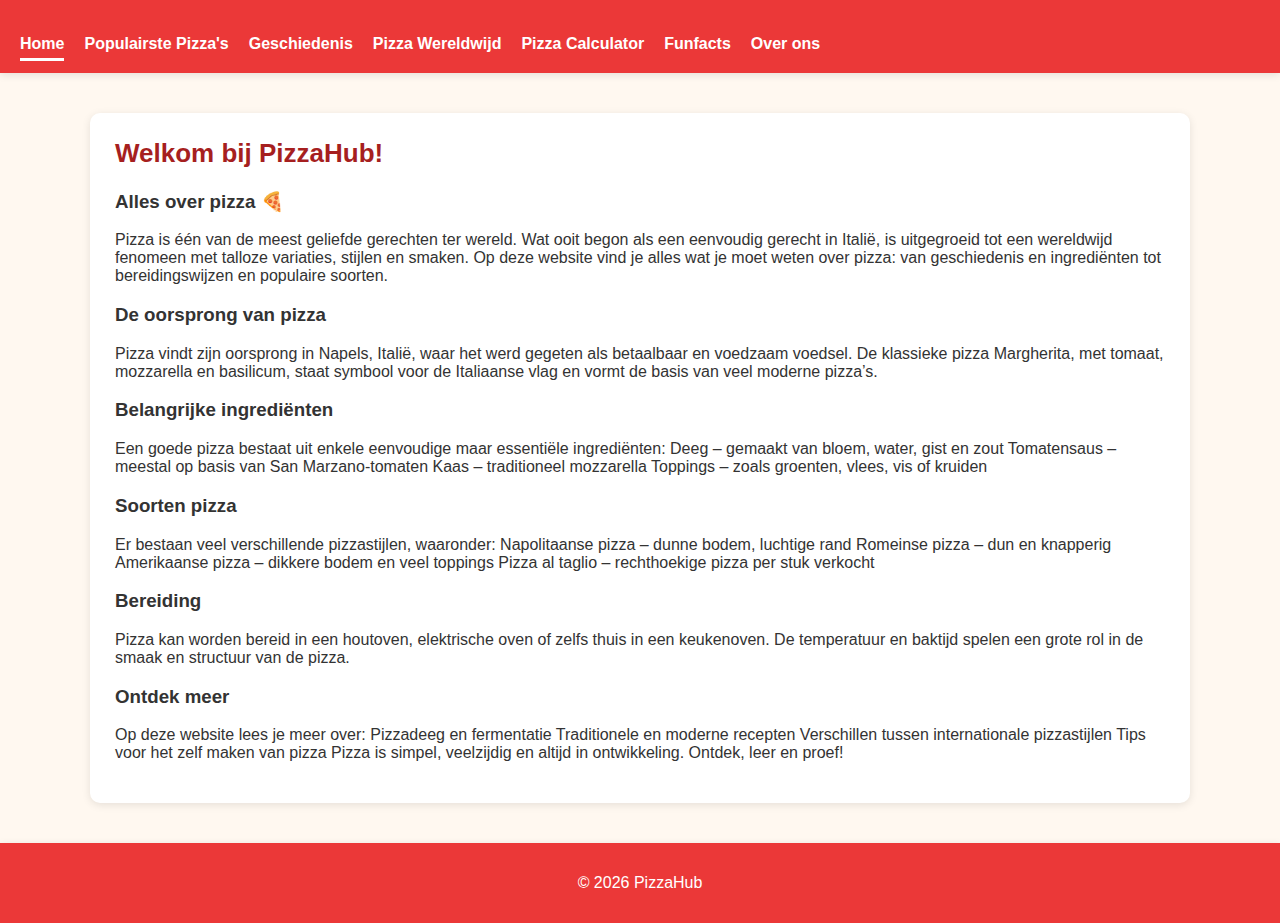
<file: index.html>
<!DOCTYPE html>
<html lang="nl">
<head>
    <meta charset="UTF-8">
    <meta name="viewport" content="width=device-width, initial-scale=1.0">
    <title>PizzaHub</title>
    <link rel="stylesheet" href="css/style.css">
</head>

<body>

<header>
    <div class="menu-container">
        <h1 id="page-title"></h1>
        <div class="hamburger" id="hamburger">☰</div>
    </div>
    <div id="menu"></div>
</header>

<main>
    <section>
        <h2>Welkom bij PizzaHub!</h2>
        <p><h3>Alles over pizza 🍕</h3>

        Pizza is één van de meest geliefde gerechten ter wereld. Wat ooit begon als een eenvoudig gerecht in Italië,
         is uitgegroeid tot een wereldwijd fenomeen met talloze variaties, 
        stijlen en smaken. Op deze website vind je alles wat je moet weten over pizza: van geschiedenis en ingrediënten tot bereidingswijzen en populaire soorten.
        <h3>De oorsprong van pizza</h3>
        Pizza vindt zijn oorsprong in Napels, Italië, waar het werd gegeten als betaalbaar en voedzaam voedsel. De klassieke pizza Margherita, met tomaat, mozzarella en basilicum,
        staat symbool voor de Italiaanse vlag en vormt de basis van veel moderne pizza’s.

        <h3>Belangrijke ingrediënten</h3>

        Een goede pizza bestaat uit enkele eenvoudige maar essentiële ingrediënten:

        Deeg – gemaakt van bloem, water, gist en zout

        Tomatensaus – meestal op basis van San Marzano-tomaten

        Kaas – traditioneel mozzarella

        Toppings – zoals groenten, vlees, vis of kruiden

        <h3>Soorten pizza</h3>

        Er bestaan veel verschillende pizzastijlen, waaronder:

        Napolitaanse pizza – dunne bodem, luchtige rand

        Romeinse pizza – dun en knapperig

        Amerikaanse pizza – dikkere bodem en veel toppings

        Pizza al taglio – rechthoekige pizza per stuk verkocht

        <h3>Bereiding</h3>

        Pizza kan worden bereid in een houtoven, elektrische oven of zelfs thuis in een keukenoven. De temperatuur en baktijd spelen een grote rol in de smaak en structuur van de pizza.

        <h3>Ontdek meer</h3>

        Op deze website lees je meer over:

        Pizzadeeg en fermentatie

        Traditionele en moderne recepten

        Verschillen tussen internationale pizzastijlen

        Tips voor het zelf maken van pizza

        Pizza is simpel, veelzijdig en altijd in ontwikkeling. Ontdek, leer en proef!</p>
    </section>
</main>
<div id="footer"></div>

<script src="js/menu.js"></script>
<script src="js/title.js"></script>
<script src="js/footer.js"></script>

</body>
</html>
</file>
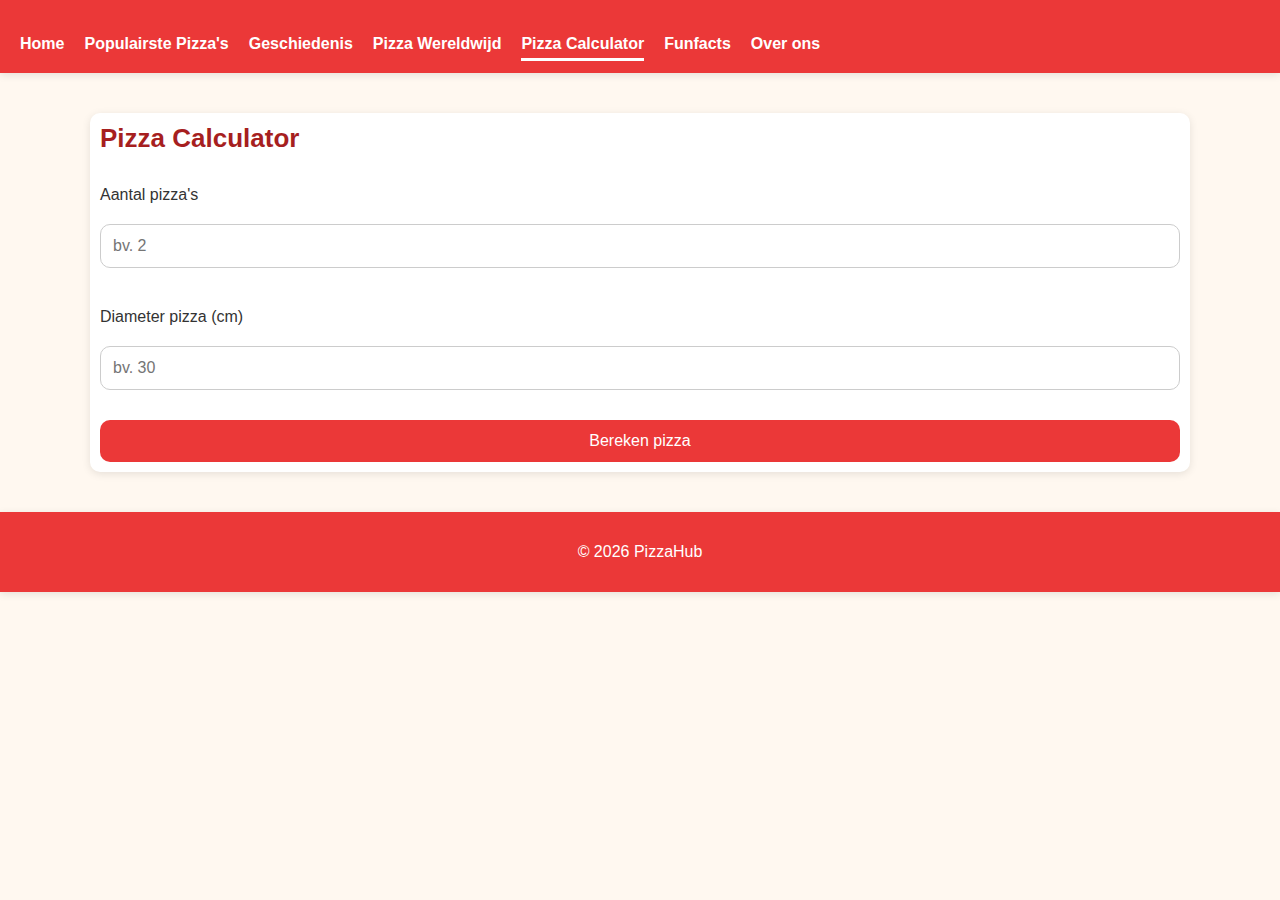
<file: calculator.html>
<!DOCTYPE html>
<html lang="nl">
<head>
    <meta charset="UTF-8">
    <meta name="viewport" content="width=device-width, initial-scale=1.0">
    <title>PizzaHub</title>
    <link rel="stylesheet" href="css/style.css">
</head>

<body>

<header>
    <div class="menu-container">
        <h1 id="page-title"></h1>
        <div class="hamburger" id="hamburger">☰</div>
    </div>
    <div id="menu"></div>
</header>

<main>
<section class="pizza-calculator">

    <h2>Pizza Calculator</h2>

    <div class="calc-form">

        <label for="aantal">Aantal pizza's</label>
        <input type="number" id="aantal" min="1" placeholder="bv. 2">

        <label for="diameter">Diameter pizza (cm)</label>
        <input type="number" id="diameter" min="1" placeholder="bv. 30">

        <button onclick="berekenPizza()">Bereken pizza</button>

    </div>

    <div id="resultaten" class="pizza-resultaten"></div>

    <div id="ingredienten" class="pizza-ingredienten">
        <h3>Ingrediënten voor je pizza</h3>
        <ul>
            <li>🍅 Tomatensaus</li>
            <li>🧀 Mozzarella</li>
            <li>🌿 Oregano</li>
            <li>🫒 Olijfolie</li>
            <li>🍕 Pizzadeeg</li>
        </ul>
    </div>

</section>
</main>

<div id="footer"></div>

<script src="js/menu.js"></script>
<script src="js/title.js"></script>
<script src="js/footer.js"></script>
<script src="js/calculator.js"></script>

</body>
</html>
</file>
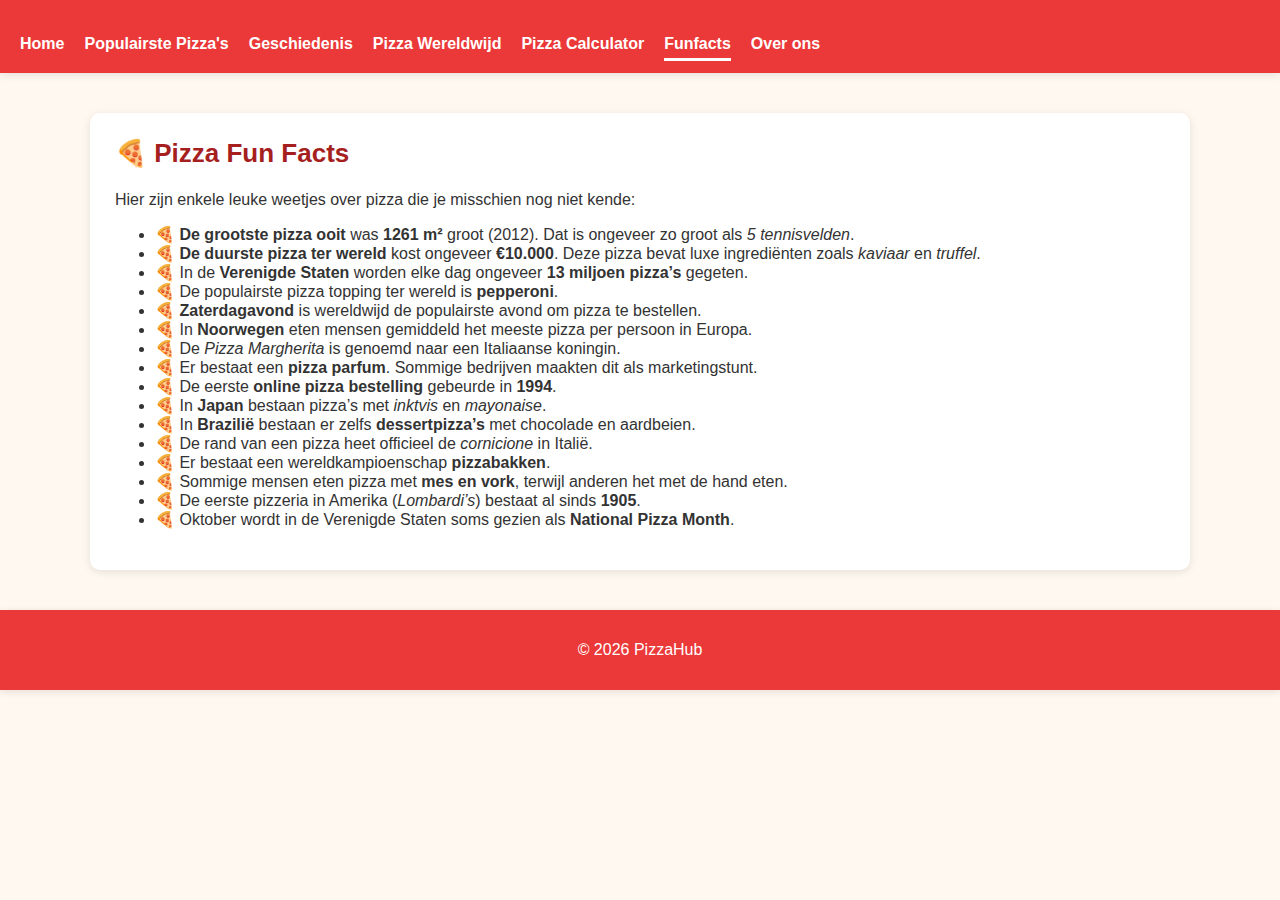
<file: funfacts.html>
<!DOCTYPE html>
<html lang="nl">
<head>
    <meta charset="UTF-8">
    <meta name="viewport" content="width=device-width, initial-scale=1.0">
    <title>PizzaHub</title>
    <link rel="stylesheet" href="css/style.css">
</head>

<body>

<header>
    <div class="menu-container">
        <h1 id="page-title"></h1>
        <div class="hamburger" id="hamburger">☰</div>
    </div>
    <div id="menu"></div>
</header>

<main>
<section>
    <h2>🍕 Pizza Fun Facts</h2>

<p>Hier zijn enkele leuke weetjes over pizza die je misschien nog niet kende:</p>

<ul>

<li>
🍕 <strong>De grootste pizza ooit</strong> was <strong>1261 m²</strong> groot (2012).
Dat is ongeveer zo groot als <em>5 tennisvelden</em>.
</li>

<li>
🍕 <strong>De duurste pizza ter wereld</strong> kost ongeveer <strong>€10.000</strong>.
Deze pizza bevat luxe ingrediënten zoals <em>kaviaar</em> en <em>truffel</em>.
</li>

<li>
🍕 In de <strong>Verenigde Staten</strong> worden elke dag ongeveer 
<strong>13 miljoen pizza’s</strong> gegeten.
</li>

<li>
🍕 De populairste pizza topping ter wereld is <strong>pepperoni</strong>.
</li>

<li>
🍕 <strong>Zaterdagavond</strong> is wereldwijd de populairste avond om pizza te bestellen.
</li>

<li>
🍕 In <strong>Noorwegen</strong> eten mensen gemiddeld het meeste pizza per persoon in Europa.
</li>

<li>
🍕 De <em>Pizza Margherita</em> is genoemd naar een Italiaanse koningin.
</li>

<li>
🍕 Er bestaat een <strong>pizza parfum</strong>. Sommige bedrijven maakten dit als marketingstunt.
</li>

<li>
🍕 De eerste <strong>online pizza bestelling</strong> gebeurde in <strong>1994</strong>.
</li>

<li>
🍕 In <strong>Japan</strong> bestaan pizza’s met <em>inktvis</em> en <em>mayonaise</em>.
</li>

<li>
🍕 In <strong>Brazilië</strong> bestaan er zelfs <strong>dessertpizza’s</strong> met chocolade en aardbeien.
</li>

<li>
🍕 De rand van een pizza heet officieel de <em>cornicione</em> in Italië.
</li>

<li>
🍕 Er bestaat een wereldkampioenschap <strong>pizzabakken</strong>.
</li>

<li>
🍕 Sommige mensen eten pizza met <strong>mes en vork</strong>, terwijl anderen het met de hand eten.
</li>

<li>
🍕 De eerste pizzeria in Amerika (<em>Lombardi’s</em>) bestaat al sinds <strong>1905</strong>.
</li>

<li>
🍕 Oktober wordt in de Verenigde Staten soms gezien als <strong>National Pizza Month</strong>.
</li>

</ul>
</section>
</main>

<div id="footer"></div>

<script src="js/menu.js"></script>
<script src="js/title.js"></script>
<script src="js/footer.js"></script>

</body>
</html>
</file>
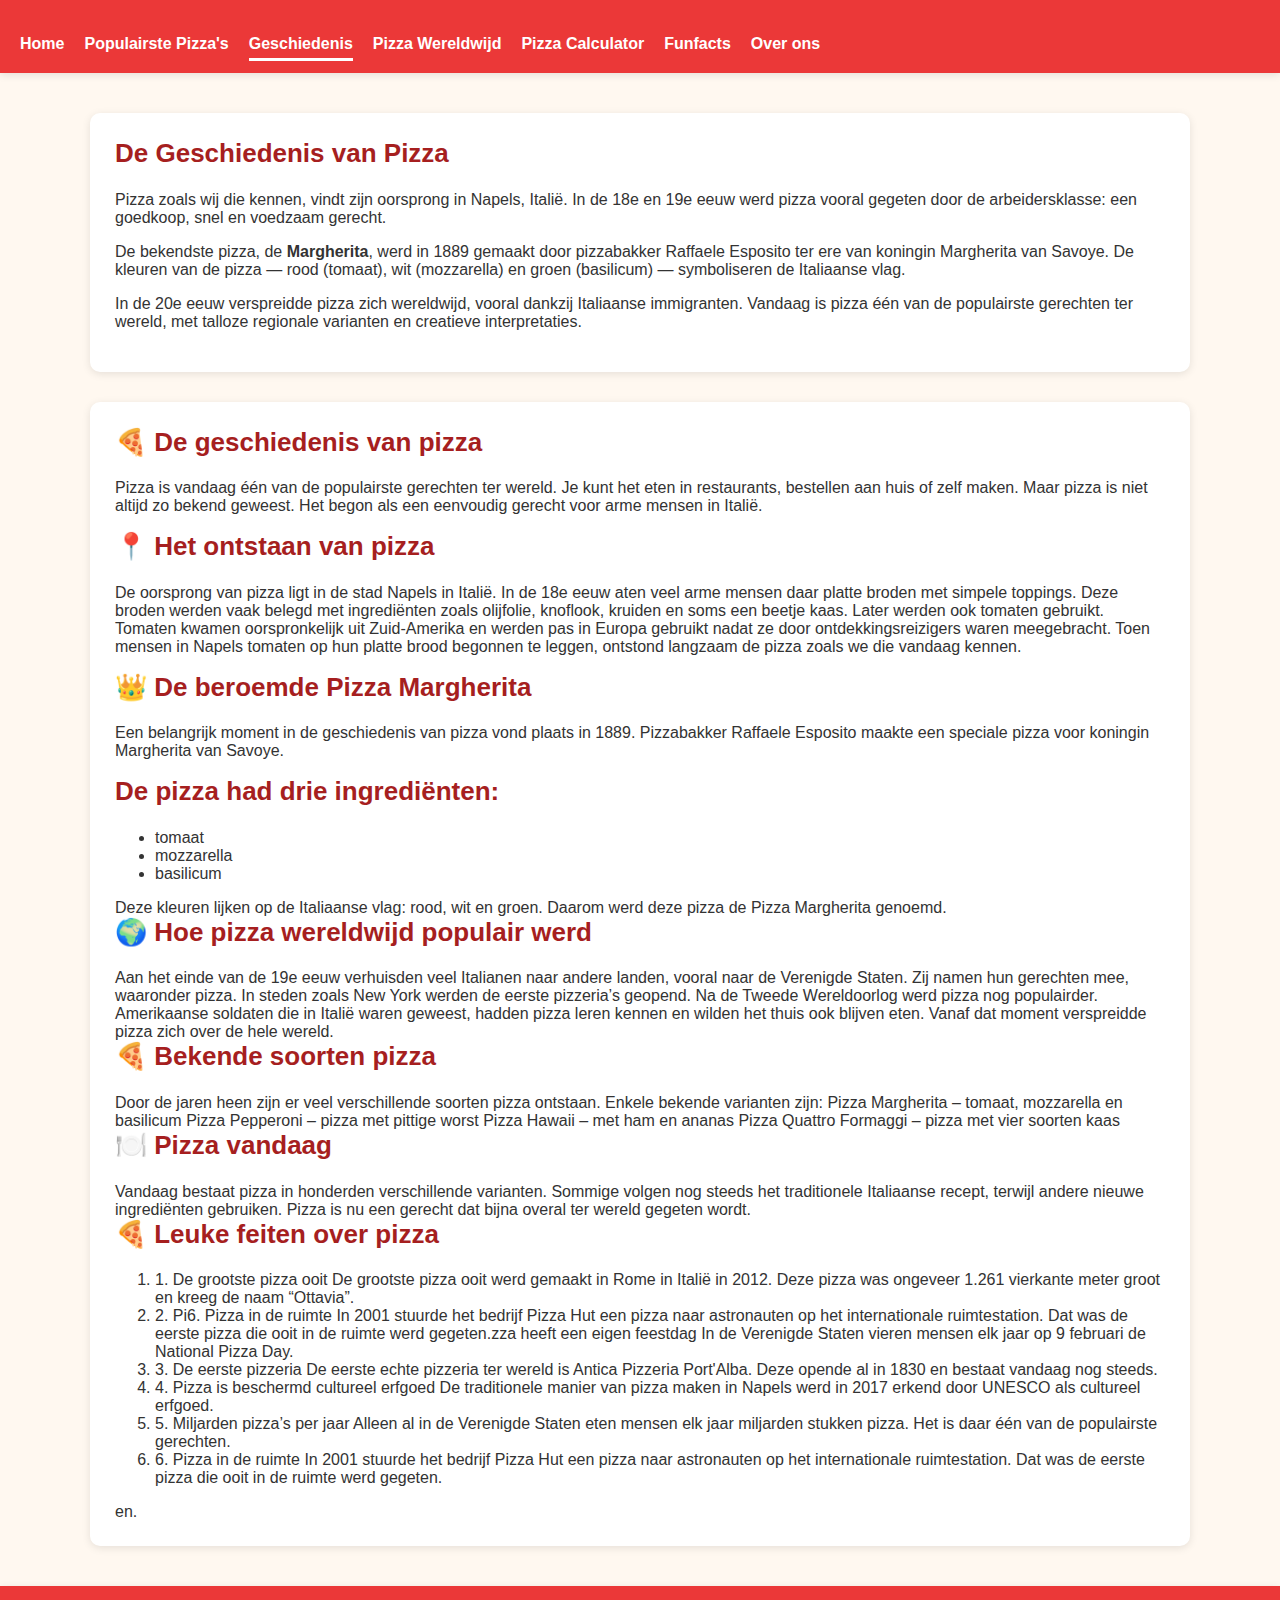
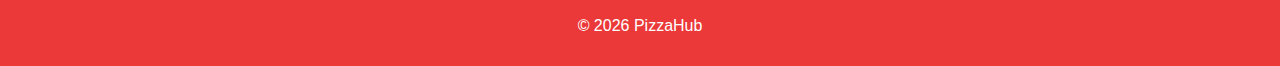
<file: geschiedenis.html>
<!DOCTYPE html>
<html lang="nl">
<head>
    <meta charset="UTF-8">
    <meta name="viewport" content="width=device-width, initial-scale=1.0">
    <title>PizzaHub</title>
    <link rel="stylesheet" href="css/style.css">
</head>

<body>

<header>
    <div class="menu-container">
        <h1 id="page-title"></h1>
        <div class="hamburger" id="hamburger">☰</div>
    </div>
    <div id="menu"></div>
</header>

<main>
    <section>
        <h2>De Geschiedenis van Pizza</h2>

        <p>Pizza zoals wij die kennen, vindt zijn oorsprong in Napels, Italië. In de 18e en 19e eeuw werd pizza vooral gegeten door de arbeidersklasse: een goedkoop, snel en voedzaam gerecht.</p>

        <p>De bekendste pizza, de <strong>Margherita</strong>, werd in 1889 gemaakt door pizzabakker Raffaele Esposito ter ere van koningin Margherita van Savoye. De kleuren van de pizza — rood (tomaat), wit (mozzarella) en groen (basilicum) — symboliseren de Italiaanse vlag.</p>

        <p>In de 20e eeuw verspreidde pizza zich wereldwijd, vooral dankzij Italiaanse immigranten. Vandaag is pizza één van de populairste gerechten ter wereld, met talloze regionale varianten en creatieve interpretaties.</p>
    </section>
    <section>
        <h2>🍕 De geschiedenis van pizza</h2>


        <p>Pizza is vandaag één van de populairste gerechten ter wereld. Je kunt het eten in restaurants, 
        bestellen aan huis of zelf maken. Maar pizza is niet altijd zo bekend geweest. Het begon als een eenvoudig gerecht 
        voor arme mensen in Italië.</p>

<h2>📍 Het ontstaan van pizza</h2>

<p>De oorsprong van pizza ligt in de stad Napels in Italië.
 In de 18e eeuw aten veel arme mensen daar platte broden met simpele toppings. 
 Deze broden werden vaak belegd met ingrediënten zoals olijfolie, knoflook, kruiden en soms een beetje kaas.
Later werden ook tomaten gebruikt. 
Tomaten kwamen oorspronkelijk uit Zuid-Amerika en werden pas in Europa gebruikt nadat ze door ontdekkingsreizigers waren
 meegebracht. Toen mensen in Napels tomaten op hun platte brood begonnen te leggen, ontstond langzaam de pizza zoals we 
 die vandaag kennen.</p>

<h2>👑 De beroemde Pizza Margherita</h2>

<p>Een belangrijk moment in de geschiedenis van pizza vond plaats in 1889.
 Pizzabakker Raffaele Esposito maakte een speciale pizza voor koningin Margherita van Savoye.</p>

<h2>De pizza had drie ingrediënten:</h2>

<ul>
    <li>tomaat</li>
    <li>mozzarella</li>
    <li>basilicum</li>
</ul>
Deze kleuren lijken op de Italiaanse vlag: rood, wit en groen. Daarom werd deze pizza de Pizza Margherita genoemd.

<h2>🌍 Hoe pizza wereldwijd populair werd</h2>

Aan het einde van de 19e eeuw verhuisden veel Italianen naar andere landen, vooral naar de Verenigde Staten. Zij namen hun gerechten mee, waaronder pizza.

In steden zoals New York werden de eerste pizzeria’s geopend. Na de Tweede Wereldoorlog werd pizza nog populairder. Amerikaanse soldaten die in Italië waren geweest, hadden pizza leren kennen en wilden het thuis ook blijven eten. Vanaf dat moment verspreidde pizza zich over de hele wereld.

<h2>🍕 Bekende soorten pizza</h2>

Door de jaren heen zijn er veel verschillende soorten pizza ontstaan. Enkele bekende varianten zijn:

Pizza Margherita – tomaat, mozzarella en basilicum

Pizza Pepperoni – pizza met pittige worst

Pizza Hawaii – met ham en ananas

Pizza Quattro Formaggi – pizza met vier soorten kaas

<h2>🍽️ Pizza vandaag</h2>

Vandaag bestaat pizza in honderden verschillende varianten.
 Sommige volgen nog steeds het traditionele Italiaanse recept, terwijl andere nieuwe ingrediënten gebruiken.
  Pizza is nu een gerecht dat bijna overal ter wereld gegeten wordt.

<h2>🍕 Leuke feiten over pizza</h2>
<ol>
    <li>1. De grootste pizza ooit
    De grootste pizza ooit werd gemaakt in Rome in Italië in 2012.
    Deze pizza was ongeveer 1.261 vierkante meter groot en kreeg de naam “Ottavia”.</li>

    <li>2. Pi6. Pizza in de ruimte
    In 2001 stuurde het bedrijf Pizza Hut een pizza naar astronauten op het internationale ruimtestation.
    Dat was de eerste pizza die ooit in de ruimte werd gegeten.zza heeft een eigen feestdag
    In de Verenigde Staten vieren mensen elk jaar op 9 februari de National Pizza Day.
    </li>

    <li>3. De eerste pizzeria
    De eerste echte pizzeria ter wereld is Antica Pizzeria Port'Alba. Deze opende al in 1830 en bestaat vandaag nog steeds.</li>

    <li>4. Pizza is beschermd cultureel erfgoed
    De traditionele manier van pizza maken in Napels werd in 2017 erkend door UNESCO als cultureel erfgoed.</li>

    <li>5. Miljarden pizza’s per jaar
    Alleen al in de Verenigde Staten eten mensen elk jaar miljarden stukken pizza. 
    Het is daar één van de populairste gerechten.</li>

        <li>6. Pizza in de ruimte
        In 2001 stuurde het bedrijf Pizza Hut een pizza naar astronauten op het internationale ruimtestation.
        Dat was de eerste pizza die ooit in de ruimte werd gegeten.</li>
</ol>







en.


    </section>

</main>

<div id="footer"></div>

<script src="js/menu.js"></script>
<script src="js/title.js"></script>
<script src="js/footer.js"></script>

</body>
</html>
</file>
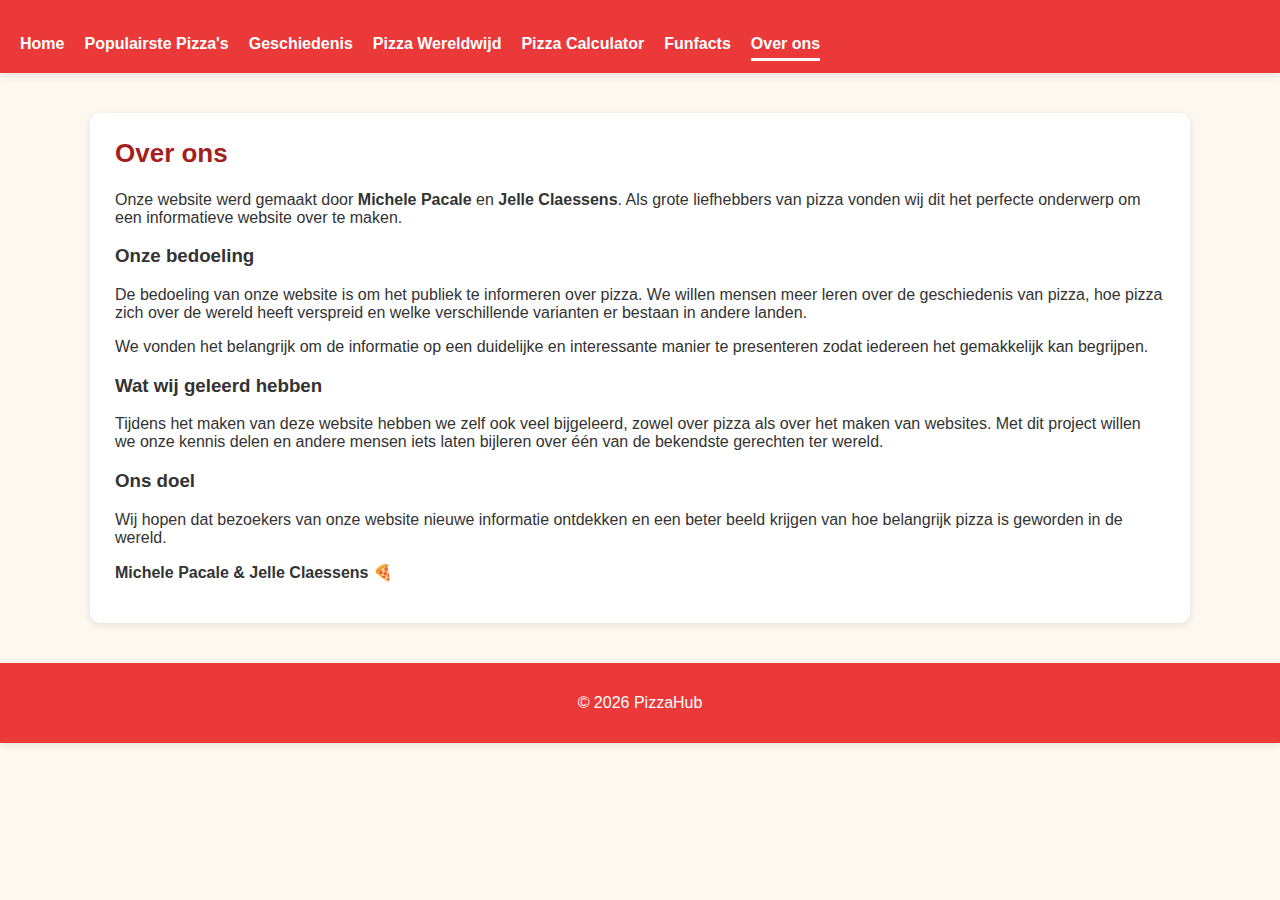
<file: overons.html>
<!DOCTYPE html>
<html lang="nl">
<head>
    <meta charset="UTF-8">
    <meta name="viewport" content="width=device-width, initial-scale=1.0">
    <title>PizzaHub</title>
    <link rel="stylesheet" href="css/style.css">
    <link rel="icon"type="image/x-icon" href="img/pictogram.png">
</head>

<body>

<header>
    <div class="menu-container">
        <div class="hamburger" id="hamburger">☰</div>
    </div>
    <div id="menu"></div>
</header>

<main>
<section class="over-ons">

    <h2>Over ons</h2>

    <p>
        Onze website werd gemaakt door <strong>Michele Pacale</strong> en 
        <strong>Jelle Claessens</strong>. Als grote liefhebbers van pizza vonden wij 
        dit het perfecte onderwerp om een informatieve website over te maken.
    </p>

    <h3>Onze bedoeling</h3>

    <p>
        De bedoeling van onze website is om het publiek te informeren over pizza. 
        We willen mensen meer leren over de geschiedenis van pizza, hoe pizza zich 
        over de wereld heeft verspreid en welke verschillende varianten er bestaan 
        in andere landen.
    </p>

    <p>
        We vonden het belangrijk om de informatie op een duidelijke en interessante 
        manier te presenteren zodat iedereen het gemakkelijk kan begrijpen.
    </p>

    <h3>Wat wij geleerd hebben</h3>

    <p>
        Tijdens het maken van deze website hebben we zelf ook veel bijgeleerd, 
        zowel over pizza als over het maken van websites. Met dit project willen 
        we onze kennis delen en andere mensen iets laten bijleren over één van de 
        bekendste gerechten ter wereld.
    </p>

    <h3>Ons doel</h3>

    <p>
        Wij hopen dat bezoekers van onze website nieuwe informatie ontdekken en 
        een beter beeld krijgen van hoe belangrijk pizza is geworden in de wereld.
    </p>

    <p>
        <strong>Michele Pacale & Jelle Claessens</strong> 🍕
    </p>

</section>
</main>

<div id="footer"></div>

<script src="js/menu.js"></script>
<script src="js/title.js"></script>
<script src="js/footer.js"></script>

</body>
</html>
</file>
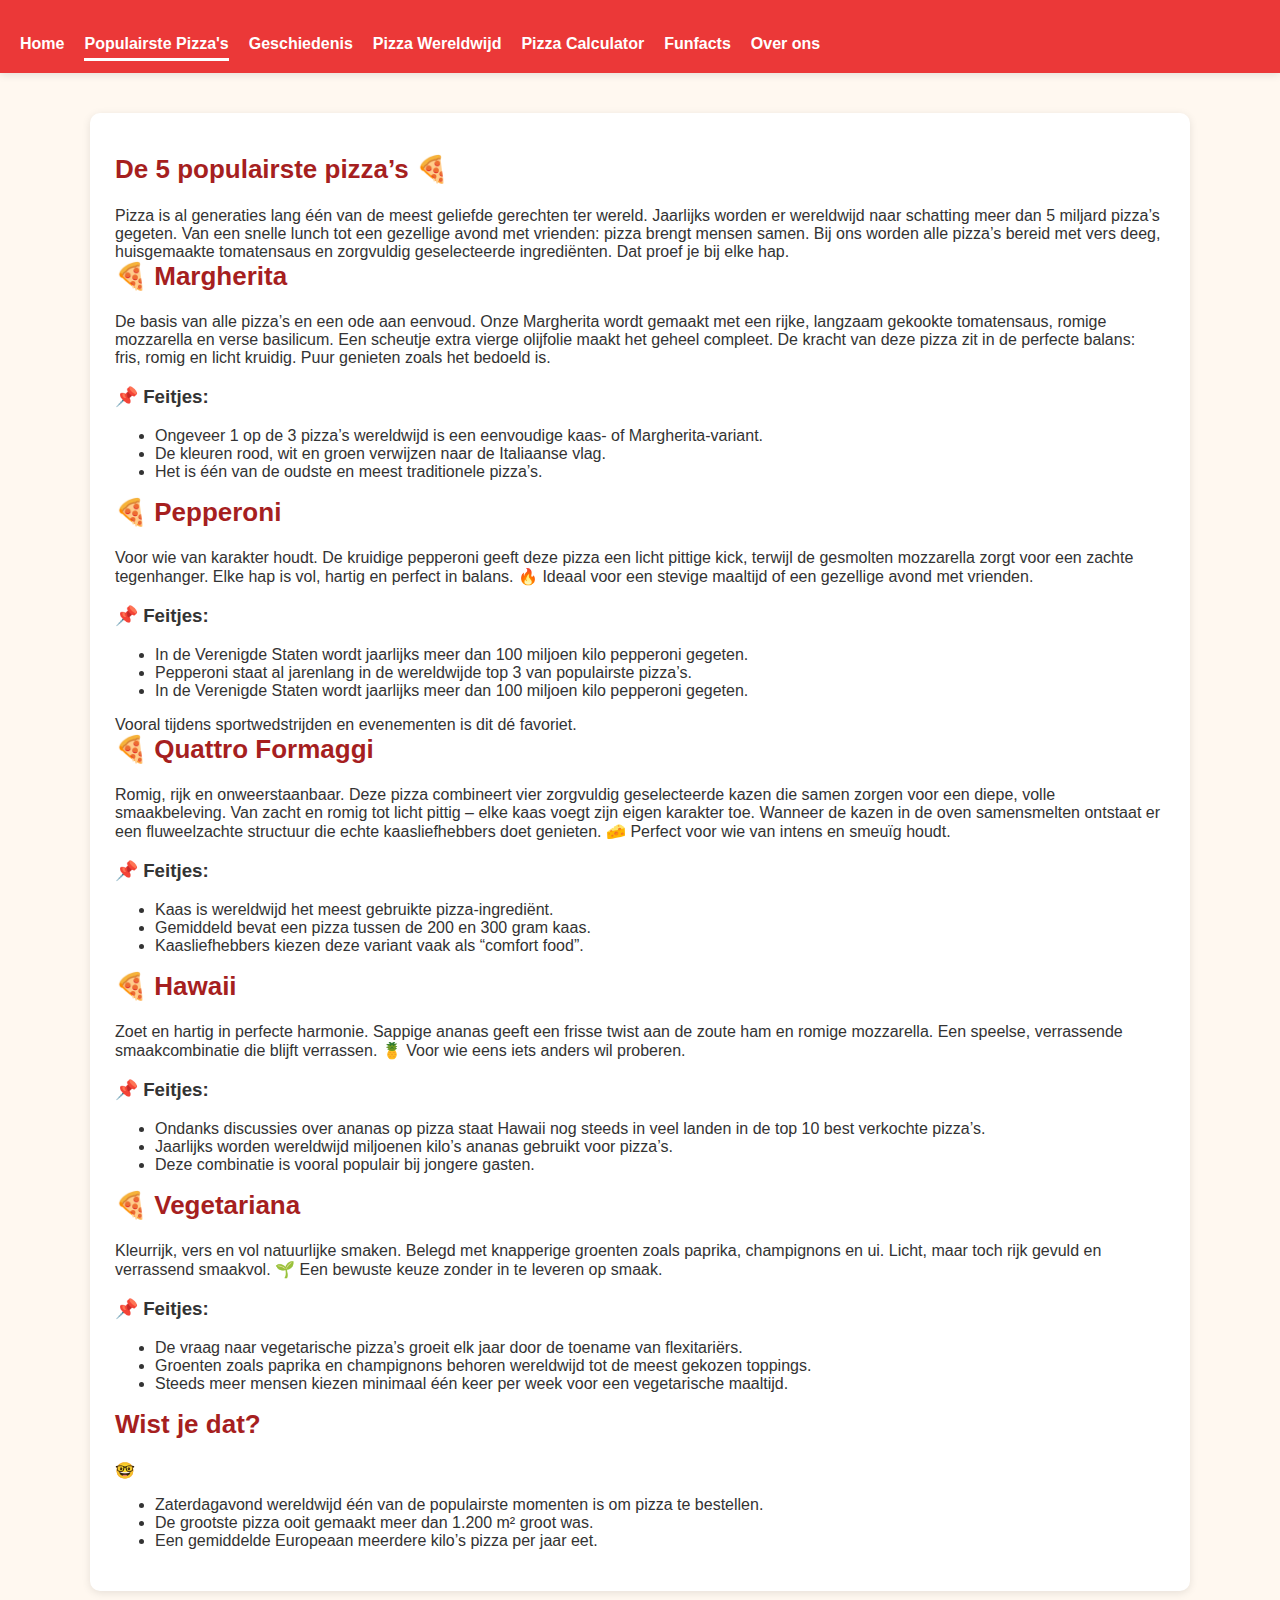
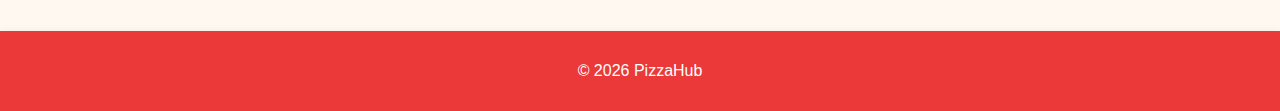
<file: populairste.html>
<!DOCTYPE html>
<html lang="nl">
<head>
    <meta charset="UTF-8">
    <meta name="viewport" content="width=device-width, initial-scale=1.0">
    <title>PizzaHub</title>
    <link rel="stylesheet" href="css/style.css">
</head>

<body>

<header>
    <div class="menu-container">
        <h1 id="page-title"></h1>
        <div class="hamburger" id="hamburger">☰</div>
    </div>
    <div id="menu"></div>
</header>

<main>

    <section>
            <p>
                <h2>    De 5 populairste pizza’s 🍕</h2>

            Pizza is al generaties lang één van de meest geliefde gerechten ter wereld. Jaarlijks worden er wereldwijd naar schatting meer dan 5 miljard pizza’s gegeten. Van een snelle lunch tot een gezellige avond met vrienden: pizza brengt mensen samen.

            Bij ons worden alle pizza’s bereid met vers deeg, huisgemaakte tomatensaus en zorgvuldig geselecteerde ingrediënten. Dat proef je bij elke hap.

            <h2>🍕 Margherita</h2>

            De basis van alle pizza’s en een ode aan eenvoud. Onze Margherita wordt gemaakt met een rijke, langzaam gekookte tomatensaus, romige mozzarella en verse basilicum. Een scheutje extra vierge olijfolie maakt het geheel compleet.

            De kracht van deze pizza zit in de perfecte balans: fris, romig en licht kruidig. Puur genieten zoals het bedoeld is.

            <h3>📌 Feitjes:</h3>
            <ul>
                <li>Ongeveer 1 op de 3 pizza’s wereldwijd is een eenvoudige kaas- of Margherita-variant.</li>
                <li>De kleuren rood, wit en groen verwijzen naar de Italiaanse vlag.</li>
                <li>Het is één van de oudste en meest traditionele pizza’s.</li>
            </ul>


            <h2>🍕 Pepperoni</h2>

            Voor wie van karakter houdt. De kruidige pepperoni geeft deze pizza een licht pittige kick, terwijl de gesmolten mozzarella zorgt voor een zachte tegenhanger. Elke hap is vol, hartig en perfect in balans.

            🔥 Ideaal voor een stevige maaltijd of een gezellige avond met vrienden.

            <h3>📌 Feitjes:</h3>
            <ul>
                <li>In de Verenigde Staten wordt jaarlijks meer dan 100 miljoen kilo pepperoni gegeten.</li>
                <li>Pepperoni staat al jarenlang in de wereldwijde top 3 van populairste pizza’s.</li>
                <li>In de Verenigde Staten wordt jaarlijks meer dan 100 miljoen kilo pepperoni gegeten.</li>
            </ul>





            Vooral tijdens sportwedstrijden en evenementen is dit dé favoriet.

            <h2>🍕 Quattro Formaggi</h2>

            Romig, rijk en onweerstaanbaar. Deze pizza combineert vier zorgvuldig geselecteerde kazen die samen zorgen voor een diepe, volle smaakbeleving. Van zacht en romig tot licht pittig – elke kaas voegt zijn eigen karakter toe.

            Wanneer de kazen in de oven samensmelten ontstaat er een fluweelzachte structuur die echte kaasliefhebbers doet genieten.

            🧀 Perfect voor wie van intens en smeuïg houdt.

            <h3>📌 Feitjes:</h3>
            <ul>
                <li>Kaas is wereldwijd het meest gebruikte pizza-ingrediënt.</li>
                <li>Gemiddeld bevat een pizza tussen de 200 en 300 gram kaas.</li>
                <li>Kaasliefhebbers kiezen deze variant vaak als “comfort food”.</li>
            </ul>
            <h2>🍕 Hawaii</h2>

            Zoet en hartig in perfecte harmonie. Sappige ananas geeft een frisse twist aan de zoute ham en romige mozzarella. Een speelse, verrassende smaakcombinatie die blijft verrassen.

            🍍 Voor wie eens iets anders wil proberen.

            <h3>📌 Feitjes:</h3>
            <ul>
                <li>Ondanks discussies over ananas op pizza staat Hawaii nog steeds in veel landen in de top 10 best verkochte pizza’s.</li>
                <li>Jaarlijks worden wereldwijd miljoenen kilo’s ananas gebruikt voor pizza’s.</li>
                <li>Deze combinatie is vooral populair bij jongere gasten.</li>
            </ul>
            <h2>🍕 Vegetariana</h2>

            Kleurrijk, vers en vol natuurlijke smaken. Belegd met knapperige groenten zoals paprika, champignons en ui. Licht, maar toch rijk gevuld en verrassend smaakvol.

            🌱 Een bewuste keuze zonder in te leveren op smaak.
            <h3>📌 Feitjes:</h3>
            <ul>
                <li>De vraag naar vegetarische pizza’s groeit elk jaar door de toename van flexitariërs.</li>
                <li>Groenten zoals paprika en champignons behoren wereldwijd tot de meest gekozen toppings.</li>
                <li>Steeds meer mensen kiezen minimaal één keer per week voor een vegetarische maaltijd.</li>
            </ul>
            <h2>Wist je dat?</h2> 🤓
            <ul>
                <li>Zaterdagavond wereldwijd één van de populairste momenten is om pizza te bestellen.</li>
                <li>De grootste pizza ooit gemaakt meer dan 1.200 m² groot was.</li>
                <li>Een gemiddelde Europeaan meerdere kilo’s pizza per jaar eet.</li>
            </ul>
            </p>
    </section>
</main>

<div id="footer"></div>

<script src="js/menu.js"></script>
<script src="js/title.js"></script>
<script src="js/footer.js"></script>

</body>
</html>
</file>
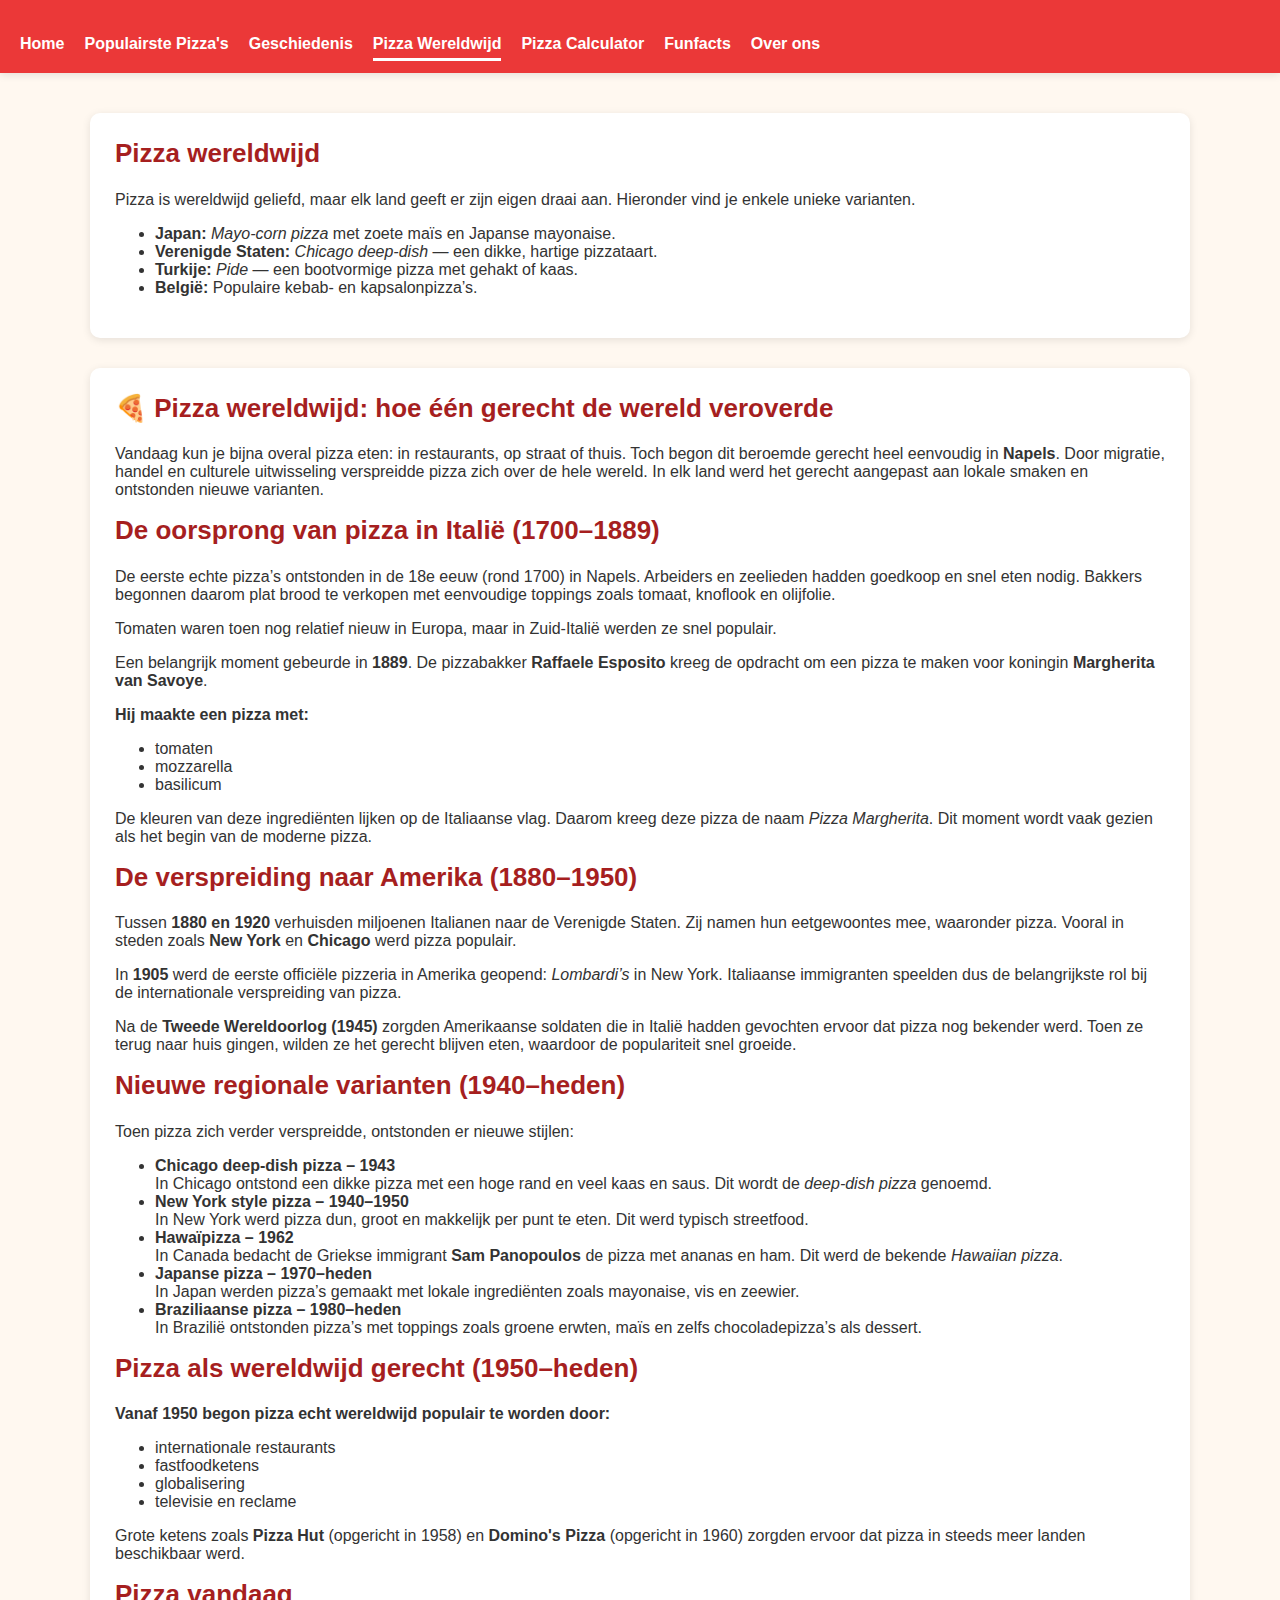
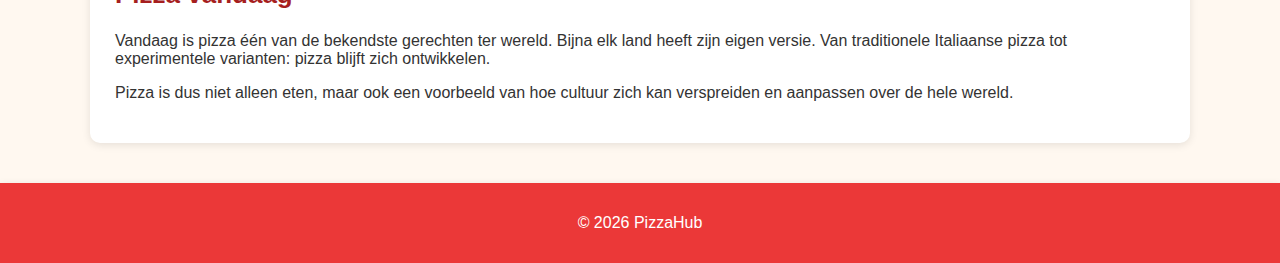
<file: wereldwijd.html>
<!DOCTYPE html>
<html lang="nl">
<head>
    <meta charset="UTF-8">
    <meta name="viewport" content="width=device-width, initial-scale=1.0">
    <title>PizzaHub</title>
    <link rel="stylesheet" href="css/style.css">
</head>

<body>

<header>
    <div class="menu-container">
        <h1 id="page-title"></h1>
        <div class="hamburger" id="hamburger">☰</div>
    </div>
    <div id="menu"></div>
</header>

<main>
    <section>
    <h2>Pizza wereldwijd</h2>

    <p>Pizza is wereldwijd geliefd, maar elk land geeft er zijn eigen draai aan. Hieronder vind je enkele unieke varianten.</p>

    <ul>
        <li><strong>Japan:</strong> <em>Mayo-corn pizza</em> met zoete maïs en Japanse mayonaise.</li>

        <li><strong>Verenigde Staten:</strong> <em>Chicago deep-dish</em> — een dikke, hartige pizzataart.</li>

        <li><strong>Turkije:</strong> <em>Pide</em> — een bootvormige pizza met gehakt of kaas.</li>

        <li><strong>België:</strong> Populaire kebab- en kapsalonpizza’s.</li>
    </ul>
</section>

<section>

<h2>🍕 Pizza wereldwijd: hoe één gerecht de wereld veroverde</h2>

<p>
Vandaag kun je bijna overal pizza eten: in restaurants, op straat of thuis. 
Toch begon dit beroemde gerecht heel eenvoudig in <strong>Napels</strong>. 
Door migratie, handel en culturele uitwisseling verspreidde pizza zich over de hele wereld.
In elk land werd het gerecht aangepast aan lokale smaken en ontstonden nieuwe varianten.
</p>

<h2>De oorsprong van pizza in Italië (1700–1889)</h2>

<p>
De eerste echte pizza’s ontstonden in de 18e eeuw (rond 1700) in Napels. Arbeiders en zeelieden hadden goedkoop en snel eten nodig.
Bakkers begonnen daarom plat brood te verkopen met eenvoudige toppings zoals tomaat, knoflook en olijfolie.
</p>

<p>
Tomaten waren toen nog relatief nieuw in Europa, maar in Zuid-Italië werden ze snel populair.
</p>

<p>
Een belangrijk moment gebeurde in <strong>1889</strong>. De pizzabakker <strong>Raffaele Esposito</strong> kreeg de opdracht om een pizza te maken voor koningin <strong>Margherita van Savoye</strong>.
</p>

<p><strong>Hij maakte een pizza met:</strong></p>

<ul>
    <li>tomaten</li>
    <li>mozzarella</li>
    <li>basilicum</li>
</ul>

<p>
De kleuren van deze ingrediënten lijken op de Italiaanse vlag. Daarom kreeg deze pizza de naam <em>Pizza Margherita</em>.
Dit moment wordt vaak gezien als het begin van de moderne pizza.
</p>

<h2>De verspreiding naar Amerika (1880–1950)</h2>

<p>
Tussen <strong>1880 en 1920</strong> verhuisden miljoenen Italianen naar de Verenigde Staten.
Zij namen hun eetgewoontes mee, waaronder pizza. Vooral in steden zoals <strong>New York</strong> en <strong>Chicago</strong> werd pizza populair.
</p>

<p>
In <strong>1905</strong> werd de eerste officiële pizzeria in Amerika geopend: <em>Lombardi’s</em> in New York.
Italiaanse immigranten speelden dus de belangrijkste rol bij de internationale verspreiding van pizza.
</p>

<p>
Na de <strong>Tweede Wereldoorlog (1945)</strong> zorgden Amerikaanse soldaten die in Italië hadden gevochten ervoor dat pizza nog bekender werd.
Toen ze terug naar huis gingen, wilden ze het gerecht blijven eten, waardoor de populariteit snel groeide.
</p>

<h2>Nieuwe regionale varianten (1940–heden)</h2>

<p>Toen pizza zich verder verspreidde, ontstonden er nieuwe stijlen:</p>

<ul>

<li>
<strong>Chicago deep-dish pizza – 1943</strong><br>
In Chicago ontstond een dikke pizza met een hoge rand en veel kaas en saus.
Dit wordt de <em>deep-dish pizza</em> genoemd.
</li>

<li>
<strong>New York style pizza – 1940–1950</strong><br>
In New York werd pizza dun, groot en makkelijk per punt te eten.
Dit werd typisch streetfood.
</li>

<li>
<strong>Hawaïpizza – 1962</strong><br>
In Canada bedacht de Griekse immigrant <strong>Sam Panopoulos</strong> de pizza met ananas en ham.
Dit werd de bekende <em>Hawaiian pizza</em>.
</li>

<li>
<strong>Japanse pizza – 1970–heden</strong><br>
In Japan werden pizza’s gemaakt met lokale ingrediënten zoals mayonaise, vis en zeewier.
</li>

<li>
<strong>Braziliaanse pizza – 1980–heden</strong><br>
In Brazilië ontstonden pizza’s met toppings zoals groene erwten, maïs en zelfs chocoladepizza’s als dessert.
</li>

</ul>

<h2>Pizza als wereldwijd gerecht (1950–heden)</h2>

<p><strong>Vanaf 1950 begon pizza echt wereldwijd populair te worden door:</strong></p>

<ul>
    <li>internationale restaurants</li>
    <li>fastfoodketens</li>
    <li>globalisering</li>
    <li>televisie en reclame</li>
</ul>

<p>
Grote ketens zoals <strong>Pizza Hut</strong> (opgericht in 1958) en <strong>Domino's Pizza</strong> (opgericht in 1960)
zorgden ervoor dat pizza in steeds meer landen beschikbaar werd.
</p>

<h2>Pizza vandaag</h2>

<p>
Vandaag is pizza één van de bekendste gerechten ter wereld.
Bijna elk land heeft zijn eigen versie. Van traditionele Italiaanse pizza tot experimentele varianten: pizza blijft zich ontwikkelen.
</p>

<p>
Pizza is dus niet alleen eten, maar ook een voorbeeld van hoe cultuur zich kan verspreiden en aanpassen over de hele wereld.
</p>

</section>
</main>

<div id="footer"></div>

<script src="js/menu.js"></script>
<script src="js/title.js"></script>
<script src="js/footer.js"></script>

</body>
</html>
</file>
<file: css/style.css>
/* ------------------------------
   BASISSTIJL
------------------------------ */

:root {
    --primary: #eb3838;
    --primary-dark: #a61f1f;
    --bg: #fff8f0;
    --text: #333;
    --white: #fff;
    --shadow: 0 2px 8px rgba(0,0,0,0.1);
    --radius: 10px;
    --transition: 0.3s ease;
    --max-width: 1100px;
}

body {
    margin: 0;
    font-family: "Inter", Arial, sans-serif;
    background: var(--bg);
    color: var(--text);
}

/* ------------------------------
   HEADER + MENU
------------------------------ */

header {
    background: var(--primary);
    color: var(--white);
    padding: 20px;
    box-shadow: var(--shadow);
}

header h1 {
    margin: 0;
    font-size: 32px;
    font-weight: 700;
}

.menu-container {
    display: flex;
    justify-content: space-between;
    align-items: center;
}

nav ul {
    list-style: none;
    padding: 0;
    margin: 15px 0 0 0;
    display: flex;
    gap: 20px;
}

nav a {
    color: var(--white);
    text-decoration: none;
    font-weight: 600;
    padding: 6px 0;
    transition: var(--transition);
}

nav a:hover {
    opacity: 0.8;
}

nav a.active {
    border-bottom: 3px solid var(--white);
}

/* ------------------------------
   HAMBURGER MENU (MOBIEL)
------------------------------ */

.hamburger {
    display: none;
    font-size: 28px;
    cursor: pointer;
    color: var(--white);
}

/* Mobiel */
@media (max-width: 768px) {
    nav ul {
        display: none;
        flex-direction: column;
        background: var(--primary);
        padding: 15px;
        border-radius: var(--radius);
    }

    nav ul.show {
        display: flex;
    }

    .hamburger {
        display: block;
    }
}

/* ------------------------------
   MAIN CONTENT
------------------------------ */

main {
    max-width: var(--max-width);
    margin: 40px auto;
    padding: 0 20px;
}

section, main > div, main > article {
    background: var(--white);
    padding: 25px;
    border-radius: var(--radius);
    box-shadow: var(--shadow);
    margin-bottom: 30px;
}

h2 {
    margin-top: 0;
    font-size: 26px;
    color: var(--primary-dark);
}

/* ------------------------------
   BUTTONS
------------------------------ */

button {
    background: var(--primary);
    color: var(--white);
    border: none;
    padding: 12px 20px;
    border-radius: var(--radius);
    cursor: pointer;
    font-size: 16px;
    transition: var(--transition);
}

button:hover {
    background: var(--primary-dark);
}

/* ------------------------------
   FORM ELEMENTEN
------------------------------ */

input, select {
    width: 100%;
    padding: 12px;
    margin: 10px 0 20px 0;
    border-radius: var(--radius);
    border: 1px solid #ccc;
    font-size: 16px;
}

/* ------------------------------
   FOOTER
------------------------------ */

footer {
    background: var(--primary);
    color: var(--white);
    text-align: center;
    padding: 15px;
    margin-top: 40px;
    box-shadow: var(--shadow);
}

/* ------------------------------
   CALCULATOR
------------------------------ */

.pizza-calculator {
    max-width: 1100px;
    margin: auto;
    padding: 10px;
}

.pizza-calculator .calc-form {
    display: flex;
    flex-direction: column;
    gap: 10px;
}

.pizza-calculator input {
    width: 100%;
    box-sizing: border-box;
}

.pizza-calculator label {
    margin-top: 10px;
}

.pizza-ingredienten {
    flex: 1;
    margin-top: 0;
    padding: 0;
    max-width: 400px;
    margin-left: auto;
    background: var(--white);
    border-radius: 10px;
    display: none;
}

.calc-layout {
    display: flex;
    gap: 30px;
    align-items: flex-start;
    line-height: 1.8;
    border-radius: 10px;
    margin-top: 20px;
}

.recept {
    flex: 1;
    margin-top: 0;
    padding-top: 0;
    max-width: 600px;
}

.recept h3 {
    margin: 20px 0 15px 20px;
    font-size: 20px;
}

.pizza-ingredienten h3 {
    font-size: 20px;
}

.tussentitel {
    list-style: none;
    margin-left: -20px;
    font-weight: bold;
    margin-top: 15px;
}

.gewicht {
    font-weight: normal;
    margin-left: 8px;
}

#ingredienten ul {
    padding-left: 20px;
    margin-left: 10px;
}

.recept ol li {
    margin-bottom: 20px;
    line-height: 1.7;
}

.recept ol li strong {
    margin-bottom: 6px;
    font-size: 17px;
}

.recept ol li::marker {
    font-weight: bold;
}

#pizza-afbeelding img {
    margin-top: 20px;
    margin-left: 20px;
    width: 100%;
    max-width: 600px;
    box-shadow: 0 10px 20px rgba(0, 0, 0, 0.3);
    border-radius: 10px;
}

.btn-primary {
    background: var(--primary);
    color: white;
    border: none;
    padding: 10px 18px;
    border-radius: 6px;
    cursor: pointer;
    font-weight: bold;
    transition: 0.2s;
}

.btn-primary:hover {
    background: var(--primary-dark);
}

.btn-wis {
    background: var(--primary);
    color: white;
    font-weight: normal;
    display: none;
}

.btn-wis:hover {
    background: var(--primary-dark);
}

@keyframes shake {
    0% { transform: translateX(0); }
    20% { transform: translateX(-5px); }
    40% { transform: translateX(5px); }
    60% { transform: translateX(-5px); }
    80% { transform: translateX(5px); }
    100% { transform: translateX(0); }
}

.shake {
    animation: shake 0.3s ease;
}

#foutmelding {
    display: none;
    color: red;
    font-weight: bold;
    margin-top: 10px;
}

.recept-boodschap {
    margin-left: 40px;
    margin-top: 20px;
    font-style: italic;
    font-size: 14px;
    color: #555;
}
</file>
